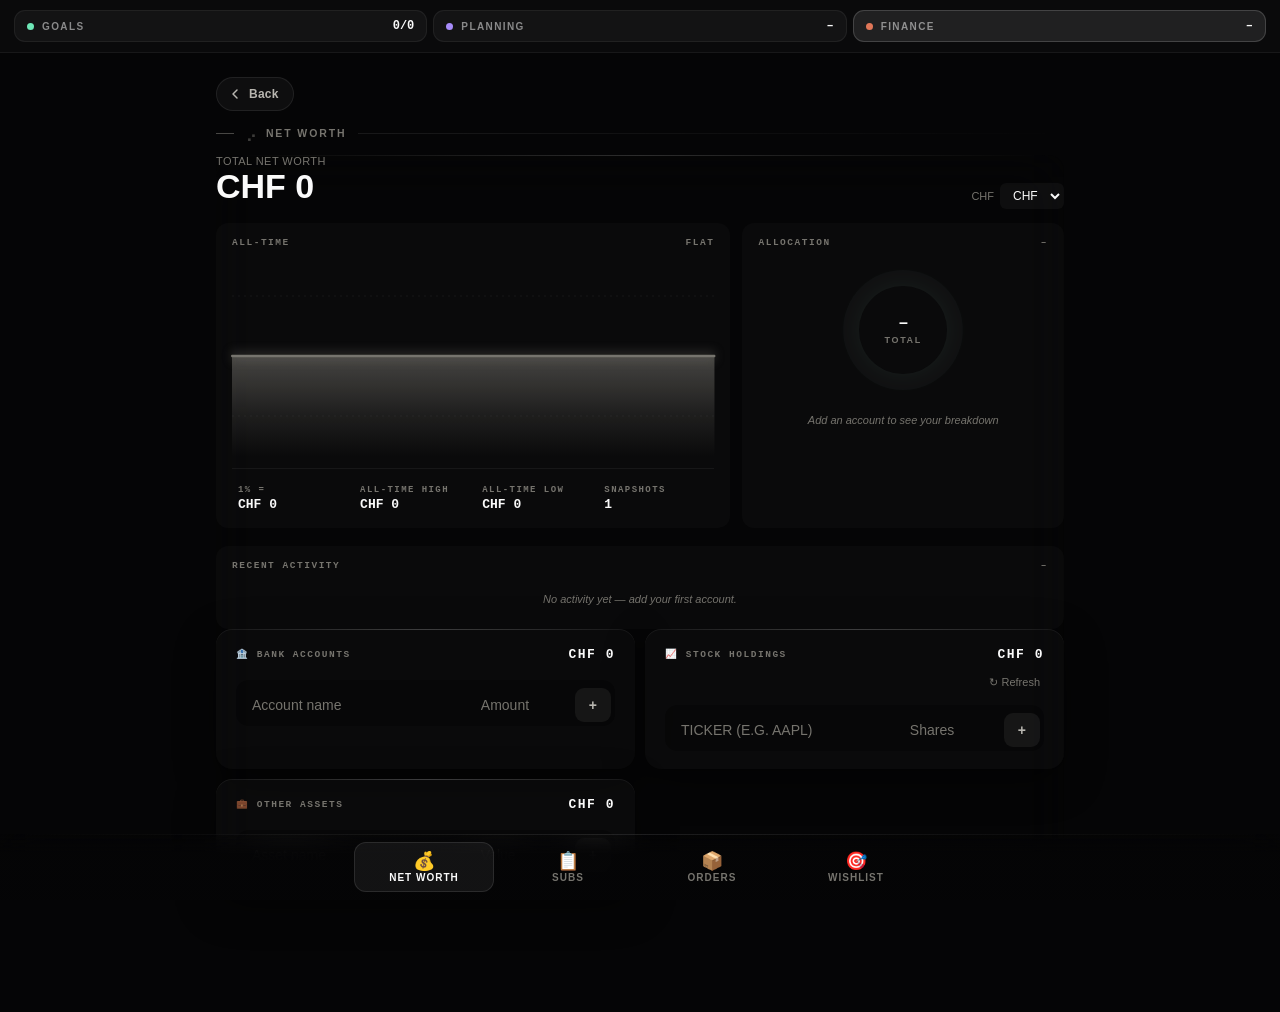
<file: finance.html>
<!DOCTYPE html>
<html lang="en">
<head>
<meta charset="UTF-8">
<meta name="viewport" content="width=device-width, initial-scale=1, maximum-scale=1, user-scalable=no, viewport-fit=cover">
<meta name="theme-color" content="#0a0a0b">
<meta name="apple-mobile-web-app-status-bar-style" content="black-translucent">
<title>Finances</title>
<link rel="stylesheet" href="finance.css">
<script src="topbar.js" defer></script>
</head>
<body>
<div class="shell">

<!-- ===== BACK BUTTON ===== -->
<a href="index.html" class="fin-back-btn" aria-label="Back to dashboard">
  <svg width="16" height="16" viewBox="0 0 24 24" fill="none" stroke="currentColor" stroke-width="2.2" stroke-linecap="round" stroke-linejoin="round"><polyline points="15 18 9 12 15 6"></polyline></svg>
  <span>Back</span>
</a>

<!-- ===== FINANCE TICKER (rotating subscription renewals) ===== -->
<div class="finance-ticker hidden" id="financeTicker">
  <span class="ticker-tag" id="tickerTag">RENEWS</span>
  <div class="ticker-stream" id="tickerStream"></div>
  <div class="ticker-dots" id="tickerDots"></div>
</div>

<!-- ===== NET WORTH ===== -->
<div class="section" data-section="net">
  <div class="section-title">
    <span class="section-title-text">NET WORTH</span>
  </div>
  <div class="card" style="background:transparent;border:none !important;box-shadow:none;padding:0;overflow:visible">
    <div style="display:flex;justify-content:space-between;align-items:flex-end;flex-wrap:wrap;gap:12px;margin-bottom:14px">
      <div>
        <div style="font-size:11px;color:var(--text-tertiary);text-transform:uppercase;letter-spacing:0.04em;font-weight:500">Total net worth</div>
        <div id="netWorthTotal" style="font-size:34px;font-weight:700;color:var(--text-primary);line-height:1.05;margin-top:2px">CHF 0</div>
        <div id="netWorthBreakdown" style="font-size:11px;color:var(--text-tertiary);margin-top:4px"></div>
      </div>
      <div style="display:flex;align-items:center;gap:6px">
        <span style="font-size:11px;color:var(--text-tertiary)">CHF</span>
        <select id="netWorthCurrency" style="background:var(--bg-card);color:var(--text-primary);border:1px solid var(--border);border-radius:6px;padding:4px 8px;font-size:12px;font-family:inherit;cursor:pointer">
          <option value="CHF">CHF</option>
          <option value="USD">USD</option>
          <option value="EUR">EUR</option>
          <option value="GBP">GBP</option>
        </select>
      </div>
    </div>

    <!-- Overview row: line chart + donut -->
    <div class="nw-overview-grid">
      <div class="nw-chart-wrap" id="nwChartWrap">
        <div class="nw-chart-head">
          <span class="nw-chart-label">All-time</span>
          <span class="nw-chart-delta" id="nwChartDelta">–</span>
        </div>
        <svg class="nw-chart-svg" id="nwChartSvg" viewBox="0 0 600 200" preserveAspectRatio="none" aria-hidden="true">
          <defs>
            <linearGradient id="nwChartGrad" x1="0" y1="0" x2="0" y2="1">
              <stop offset="0%"   stop-color="currentColor" stop-opacity="0.55"/>
              <stop offset="60%"  stop-color="currentColor" stop-opacity="0.18"/>
              <stop offset="100%" stop-color="currentColor" stop-opacity="0"/>
            </linearGradient>
          </defs>
          <line class="nw-chart-grid" x1="0" x2="600" y1="40"  y2="40"/>
          <line class="nw-chart-grid" x1="0" x2="600" y1="100" y2="100"/>
          <line class="nw-chart-grid" x1="0" x2="600" y1="160" y2="160"/>
          <path id="nwChartArea" fill="url(#nwChartGrad)" d=""/>
          <path id="nwChartLine" fill="none" stroke="currentColor" stroke-width="2.4"
                stroke-linejoin="round" stroke-linecap="round"
                style="filter: drop-shadow(0 0 6px currentColor)" d=""/>
        </svg>
        <div class="nw-chart-stats" id="nwChartStats">
          <div class="nw-stat"><div class="nw-stat-label">1% =</div><div class="nw-stat-val" id="nwStat1pct">–</div></div>
          <div class="nw-stat"><div class="nw-stat-label">All-time high</div><div class="nw-stat-val" id="nwStatHigh">–</div></div>
          <div class="nw-stat"><div class="nw-stat-label">All-time low</div><div class="nw-stat-val" id="nwStatLow">–</div></div>
          <div class="nw-stat"><div class="nw-stat-label">Snapshots</div><div class="nw-stat-val" id="nwStatCount">–</div></div>
        </div>
        <div class="nw-chart-empty" id="nwChartEmpty">Add or edit an asset to start tracking your net worth over time.</div>
      </div>

      <div class="nw-donut-wrap">
        <div class="nw-chart-head">
          <span class="nw-chart-label">Allocation</span>
          <span class="nw-chart-delta" id="nwDonutCount">–</span>
        </div>
        <div class="nw-donut-stage">
          <svg class="nw-donut-svg" id="nwDonutSvg" viewBox="0 0 140 140" aria-hidden="true"></svg>
          <div class="nw-donut-center">
            <div class="nw-donut-num" id="nwDonutTotal">–</div>
            <div class="nw-donut-sub">total</div>
          </div>
        </div>
        <div class="nw-donut-empty" id="nwDonutEmpty">Add an account to see your breakdown</div>
        <div class="nw-donut-legend" id="nwDonutLegend"></div>
      </div>
    </div>

    <!-- Activity log -->
    <div class="nw-activity" id="nwActivity">
      <div class="nw-activity-h">
        <span class="nw-chart-label">Recent activity</span>
        <span class="nw-chart-delta" id="nwActivityCount">–</span>
      </div>
      <div class="nw-activity-list" id="nwActivityList"></div>
      <div class="nw-activity-empty" id="nwActivityEmpty">No activity yet — add your first account.</div>
    </div>

    <div class="card-grid" style="gap:10px">
      <!-- Bank accounts -->
      <div class="card nw-subcard">
        <div class="label" style="display:flex;justify-content:space-between;align-items:center"><span>🏦 Bank accounts</span><span id="bankTotal" style="font-size:13px;color:var(--text-primary);font-weight:600">0</span></div>
        <div id="bankList" class="nw-list"></div>
        <div class="quick-add">
          <input type="text"   placeholder="Account name" id="bankName" />
          <input type="number" placeholder="Amount"       id="bankAmount" step="0.01" />
          <button class="quick-add-btn" id="bankAddBtn">+</button>
        </div>
      </div>
      <!-- Stock Holdings (live prices) -->
      <div class="card nw-subcard">
        <div class="label" style="display:flex;justify-content:space-between;align-items:center">
          <span>📈 Stock Holdings</span>
          <span id="stocksTotal" style="font-size:13px;color:var(--text-primary);font-weight:600">0</span>
        </div>
        <div id="stocksList" class="nw-list"></div>
        <div style="display:flex;align-items:center;justify-content:space-between;padding:2px 0;min-height:20px;margin-bottom:4px">
          <span id="stocksLastUpdated" style="font-size:10px;color:var(--text-tertiary)"></span>
          <button id="stocksRefreshBtn" style="background:none;border:none;color:var(--text-tertiary);font-size:11px;cursor:pointer;padding:2px 4px;font-family:inherit">↻ Refresh</button>
        </div>
        <div class="quick-add" style="flex-wrap:wrap">
          <input type="text"   placeholder="Ticker (e.g. AAPL)" id="stocksTicker" style="flex:0 0 110px;text-transform:uppercase" />
          <input type="number" placeholder="Shares"              id="stocksShares" step="0.001" />
          <button class="quick-add-btn" id="stocksAddBtn">+</button>
        </div>
      </div>
      <!-- Other assets -->
      <div class="card nw-subcard">
        <div class="label" style="display:flex;justify-content:space-between;align-items:center"><span>💼 Other assets</span><span id="otherTotal" style="font-size:13px;color:var(--text-primary);font-weight:600">0</span></div>
        <div id="otherList" class="nw-list"></div>
        <div class="quick-add">
          <input type="text"   placeholder="Asset name" id="otherName" />
          <input type="number" placeholder="Value"      id="otherAmount" step="0.01" />
          <button class="quick-add-btn" id="otherAddBtn">+</button>
        </div>
      </div>
    </div>
  </div>
</div>

<!-- ===== ACTIVE SUBSCRIPTIONS ===== -->
<div class="section" data-section="subs">
  <div class="section-title">
    <span class="section-title-text">ACTIVE SUBSCRIPTIONS</span>
  </div>
  <div class="card" style="background:linear-gradient(135deg, rgba(83,74,183,0.07), rgba(216,90,48,0.05));border:1px solid rgba(83,74,183,0.20)">
    <div style="display:flex;justify-content:space-between;align-items:flex-end;flex-wrap:wrap;gap:12px;margin-bottom:12px">
      <div>
        <div style="font-size:11px;color:var(--text-tertiary);text-transform:uppercase;letter-spacing:0.04em;font-weight:500">Monthly burn</div>
        <div id="subsTotal" style="font-size:28px;font-weight:700;color:var(--text-primary);line-height:1.1;margin-top:2px">CHF 0 <span style="font-size:13px;color:var(--text-tertiary);font-weight:500">/ mo</span></div>
        <div id="subsYearly" style="font-size:11px;color:var(--text-tertiary);margin-top:2px"></div>
      </div>
      <div id="subsCount" style="font-size:11px;color:var(--text-tertiary)"></div>
    </div>
    <div id="subsList"></div>
    <div class="empty-state" id="subsEmpty">No subscriptions yet</div>
    <div class="quick-add" style="flex-wrap:wrap;gap:6px">
      <input type="text"   placeholder="Service (e.g. Netflix)" id="subName"   style="flex:1.5;min-width:120px" />
      <input type="number" placeholder="Amount"                 id="subAmount" step="0.01" style="flex:1;max-width:100px" />
      <select id="subCurrency" style="padding:6px 10px;border:0.5px solid var(--border);border-radius:var(--radius-md);font-size:12px;font-family:inherit;background:var(--bg-card);color:var(--text-primary);max-width:90px">
        <option value="CHF">CHF</option>
        <option value="USD">USD</option>
        <option value="EUR">EUR</option>
        <option value="GBP">GBP</option>
      </select>
      <select id="subPeriod" style="padding:6px 10px;border:0.5px solid var(--border);border-radius:var(--radius-md);font-size:12px;font-family:inherit;background:var(--bg-card);color:var(--text-primary);max-width:100px">
        <option value="monthly">Monthly</option>
        <option value="yearly">Yearly</option>
        <option value="weekly">Weekly</option>
      </select>
      <label class="date-field" title="Next renewal date" style="min-width:150px"><span class="date-emoji" aria-hidden="true">📅</span><input type="date" id="subRenewal" /></label>
      <select id="subFromCat" title="Which net worth account to deduct from" style="padding:6px 10px;border:0.5px solid var(--border);border-radius:var(--radius-md);font-size:12px;font-family:inherit;background:var(--bg-card);color:var(--text-primary);min-width:130px">
        <option value="">No accounts yet</option>
      </select>
      <label class="sub-auto-toggle" title="Auto-deduct from the linked account on each renewal">
        <input type="checkbox" id="subAutoDeduct" />
        <span class="sub-auto-track"><span class="sub-auto-thumb"></span></span>
        <span class="sub-auto-label">Auto-deduct</span>
      </label>
      <button class="quick-add-btn" id="subAddBtn" onclick="window.__addSub && window.__addSub()">+ Add</button>
    </div>
  </div>
</div>

<!-- ===== INCOMING ORDERS ===== -->
<div class="section" data-section="incoming">
  <div class="section-title">
    <span class="section-title-text">INCOMING ORDERS</span>
  </div>
  <div class="card ord-add-card">
    <div class="ord-add-eyebrow">+ NEW ORDER</div>
    <div class="ord-add-grid">
      <input type="text"   id="ordName"     placeholder="Item (e.g. New iPhone)" class="ord-input ord-input-name">
      <input type="number" id="ordCost"     placeholder="Cost" step="0.01"        class="ord-input ord-input-cost">
      <select              id="ordCurrency"                                         class="ord-input ord-input-ccy">
        <option value="CHF">CHF</option>
        <option value="USD">USD</option>
        <option value="EUR">EUR</option>
        <option value="GBP">GBP</option>
      </select>
      <select id="ordFromCat" class="ord-input ord-input-from" title="Which net worth account this comes out of">
        <option value="">No accounts yet</option>
      </select>
      <label class="date-field ord-input-date" title="Expected arrival"><span class="date-emoji" aria-hidden="true">📅</span><input type="date" id="ordArrival" /></label>
      <button class="ord-add-btn" id="ordAddBtn" onclick="window.__addOrder && window.__addOrder()">+ Add Order</button>
    </div>
    <div class="ord-add-preview" id="ordAddPreview">Type a cost — preview will show what % of net worth it takes.</div>
  </div>
  <div class="ord-section-h">
    <span class="ord-section-label">ITEMS ON THE WAY</span>
    <span class="ord-section-count" id="ordCount">0 items</span>
  </div>
  <div id="ordList"></div>
  <div class="ord-empty-card" id="ordEmpty">
    <div class="ord-empty-icon">📦</div>
    <div class="ord-empty-title">Nothing on the way</div>
    <div class="ord-empty-sub">Log an order above. Pick the account it comes out of, the expected arrival date, and the dashboard will show what % of your net worth it costs.</div>
  </div>
</div>

<!-- ===== WISHLIST ===== -->
<div class="section" data-section="wish">
  <div class="section-title">
    <span class="section-title-text">WISHLIST</span>
  </div>
  <div class="card wish-hero">
    <div class="wish-hero-top">
      <div>
        <div class="wish-hero-eyebrow">WISHLIST TOTAL</div>
        <div class="wish-hero-num" id="wishTotal">CHF 0</div>
      </div>
      <div class="wish-hero-pct-wrap">
        <div class="wish-hero-pct-label">% OF NET WORTH</div>
        <div class="wish-hero-pct-num" id="wishPctOfNwHero">–</div>
      </div>
    </div>
    <div class="wish-hero-bar">
      <div class="wish-hero-bar-fill" id="wishHeroFill" style="width:0%"></div>
    </div>
    <div class="wish-hero-foot" id="wishPctOfNw">Add net worth first to see this as a %</div>
  </div>
  <div class="card wish-add-card">
    <div class="wish-add-eyebrow">+ ADD AN ITEM</div>
    <div class="wish-add-row">
      <input type="text"   id="wishName"   placeholder="Item name (e.g. New iPhone Pro Max)" class="wish-input wish-input-name">
      <input type="number" id="wishAmount" placeholder="Cost" step="0.01"                     class="wish-input wish-input-amt">
      <select id="wishCurrency" class="wish-input wish-input-ccy">
        <option value="CHF">CHF</option>
        <option value="USD">USD</option>
        <option value="EUR">EUR</option>
        <option value="GBP">GBP</option>
      </select>
      <button class="wish-add-btn" id="wishAddBtn" onclick="window.__addWish && window.__addWish()">+ Add</button>
    </div>
  </div>
  <div class="wish-section-h">
    <span class="wish-section-label">YOUR WISHES</span>
    <span class="wish-section-count" id="wishCount">0 items</span>
  </div>
  <div id="wishList"></div>
  <div class="wish-empty-card" id="wishEmpty">
    <div class="wish-empty-icon">🎯</div>
    <div class="wish-empty-title">No wishes yet</div>
    <div class="wish-empty-sub">Add anything you're saving for — the dashboard will calculate what % of your net worth it'd cost.</div>
  </div>
</div>

</div><!-- /.shell -->

<!-- ===== BOTTOM TAB BAR ===== -->
<nav class="bottom-tabs" id="bottomTabs" aria-label="Sections">
  <button class="bot-tab active" data-tab="net">
    <span class="bot-tab-icon">💰</span>
    <span class="bot-tab-label">Net Worth</span>
  </button>
  <button class="bot-tab" data-tab="subs">
    <span class="bot-tab-icon">📋</span>
    <span class="bot-tab-label">Subs</span>
  </button>
  <button class="bot-tab" data-tab="incoming">
    <span class="bot-tab-icon">📦</span>
    <span class="bot-tab-label">Orders</span>
  </button>
  <button class="bot-tab" data-tab="wish">
    <span class="bot-tab-icon">🎯</span>
    <span class="bot-tab-label">Wishlist</span>
  </button>
</nav>

<script src="finance-data.js"></script>
<script src="finance-components.js"></script>
<script src="finance.js"></script>
</body>
</html>
</file>
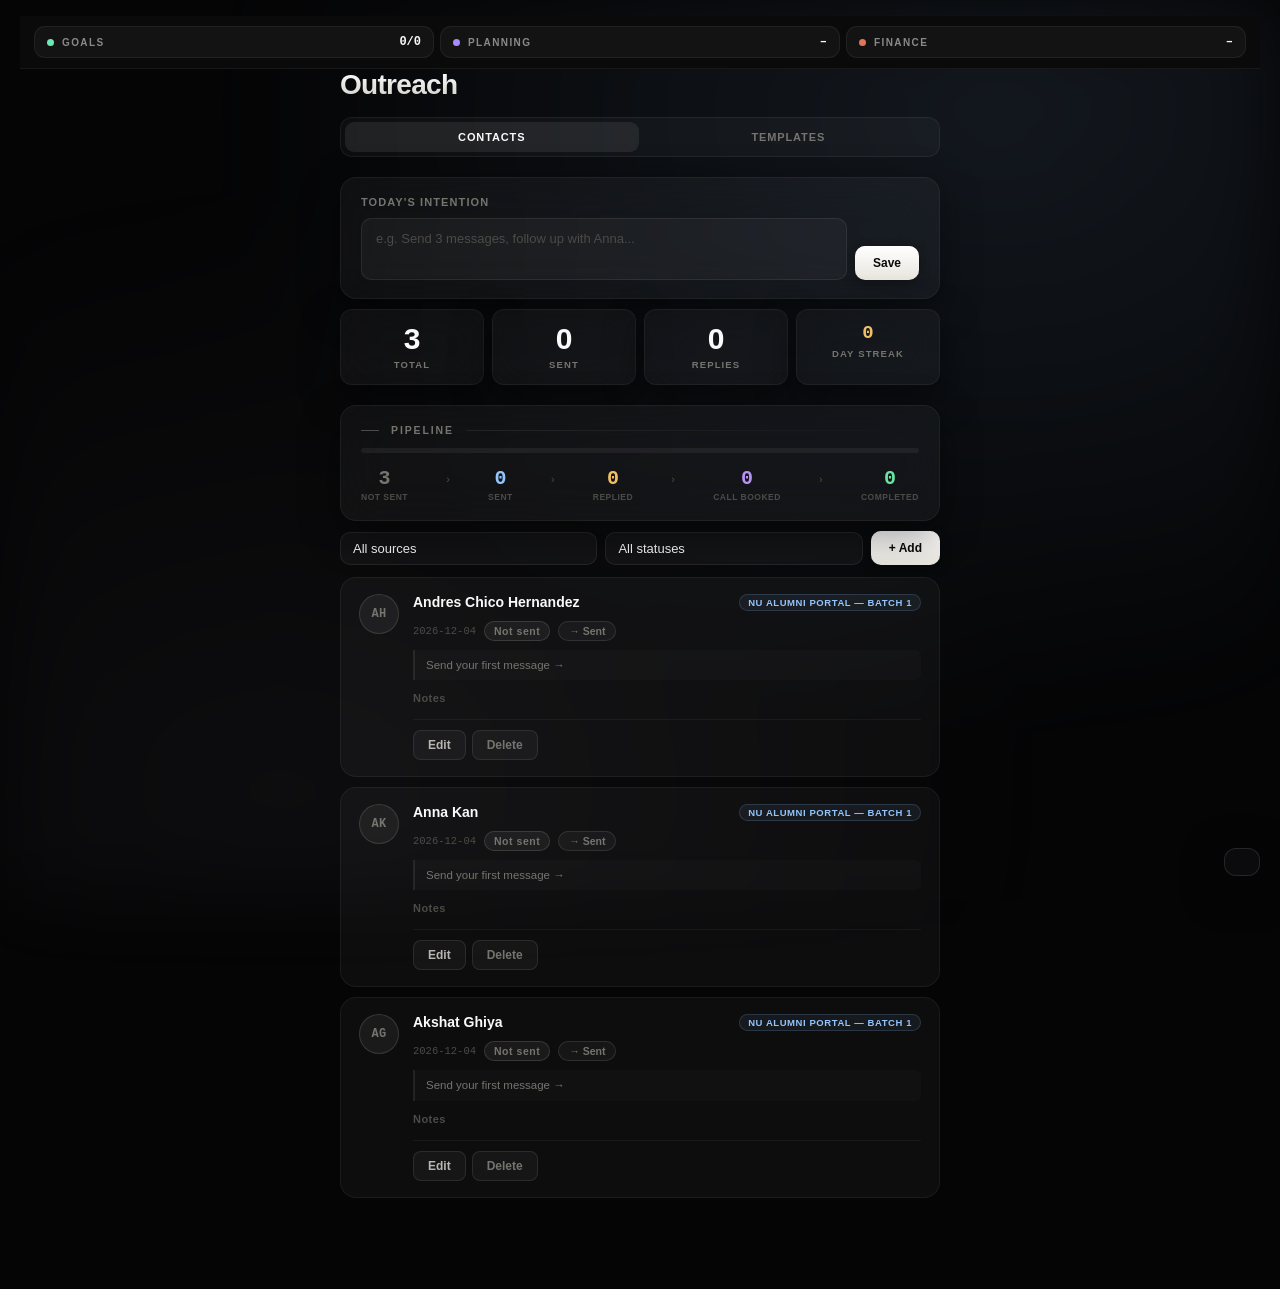
<file: outreach.html>
<!DOCTYPE html>
<html lang="en">
<head>
  <meta charset="UTF-8" />
  <meta name="viewport" content="width=device-width, initial-scale=1.0, viewport-fit=cover" />
  <title>Outreach — Dashboard</title>
  <link rel="manifest" href="manifest.json" />
  <link rel="stylesheet" href="outreach.css" />
</head>
<body>
  <script src="topbar.js" defer></script>

  <div class="page-inner">
    <h1 class="dash-title">Outreach</h1>

    <!-- Tabs -->
    <div class="or-tabs">
      <button class="or-tab active" data-tab="contacts">Contacts</button>
      <button class="or-tab" data-tab="templates">Templates</button>
    </div>

    <!-- ── Contacts pane ── -->
    <div class="or-tab-pane" id="pane-contacts">

      <!-- Intention card -->
      <div class="card">
        <p style="font-size:11px;font-weight:700;letter-spacing:0.10em;text-transform:uppercase;color:var(--text-tertiary);margin-bottom:10px">Today's intention</p>
        <div class="or-intention-row">
          <textarea class="or-input or-textarea" id="intentionText"
            placeholder="e.g. Send 3 messages, follow up with Anna..."
            rows="2" style="flex:1;resize:none"></textarea>
          <button class="btn-add" id="intentionSaveBtn" style="align-self:flex-end">Save</button>
        </div>
      </div>

      <!-- Metrics -->
      <div class="or-metrics">
        <div class="card or-metric-card">
          <div class="or-metric-num" id="metricTotal">0</div>
          <div class="or-metric-label">Total</div>
        </div>
        <div class="card or-metric-card">
          <div class="or-metric-num" id="metricSent">0</div>
          <div class="or-metric-label">Sent</div>
        </div>
        <div class="card or-metric-card">
          <div class="or-metric-num" id="metricReplies">0</div>
          <div class="or-metric-label">Replies</div>
        </div>
        <div class="card or-metric-card or-metric-streak">
          <div class="or-metric-num" id="metricStreak">0</div>
          <div class="or-metric-label">Day streak</div>
        </div>
      </div>

      <!-- Pipeline -->
      <div class="card">
        <div class="section-title">Pipeline</div>
        <div class="or-pipeline-bar">
          <div class="or-pipeline-fill" id="pipelineFill" style="width:0%"></div>
        </div>
        <div class="or-pipeline-stages" id="pipelineStages"></div>
      </div>

      <!-- Filter row -->
      <div class="or-filter-row">
        <select class="or-input or-select" id="filterSource" style="flex:1;min-width:100px"></select>
        <select class="or-input or-select" id="filterStatus" style="flex:1;min-width:100px">
          <option value="">All statuses</option>
          <option value="not-sent">Not sent</option>
          <option value="sent">Sent</option>
          <option value="replied">Replied</option>
          <option value="call-booked">Call booked</option>
          <option value="completed">Completed</option>
        </select>
        <button class="btn-add" id="addContactBtn">+ Add</button>
      </div>

      <div id="contactList"></div>
    </div>

    <!-- ── Templates pane ── -->
    <div class="or-tab-pane" id="pane-templates" hidden>
      <div style="display:flex;justify-content:flex-end;margin-bottom:14px">
        <button class="btn-add" id="addTemplateBtn">+ Add template</button>
      </div>
      <div id="templateList"></div>
    </div>
  </div><!-- /page-inner -->

  <!-- ── Contact modal ── -->
  <div class="modal-bg" id="contactModal">
    <div class="modal">
      <div class="modal-header">
        <span class="modal-title" id="contactModalTitle">Add Contact</span>
        <button class="modal-close" data-modal="contactModal">×</button>
      </div>
      <div class="modal-body">
        <div class="modal-field">
          <label class="modal-label">Name</label>
          <input type="text" class="or-input" id="cName" placeholder="Full name" autocomplete="off" />
        </div>
        <div class="modal-field">
          <label class="modal-label">Company</label>
          <input type="text" class="or-input" id="cCompany" placeholder="Company or org" autocomplete="off" />
        </div>
        <div class="modal-field">
          <label class="modal-label">Source</label>
          <input type="text" class="or-input" id="cSource" placeholder="e.g. NU Alumni Portal" autocomplete="off" />
        </div>
        <div class="modal-field">
          <label class="modal-label">Background</label>
          <textarea class="or-input or-textarea" id="cBackground" placeholder="Context, how you found them..." rows="3"></textarea>
        </div>
        <div class="modal-field">
          <label class="modal-label">Date</label>
          <input type="date" class="or-input" id="cDate" />
        </div>
        <div class="modal-field">
          <label class="modal-label">Status</label>
          <select class="or-input or-select" id="cStatus" style="width:100%">
            <option value="not-sent">Not sent</option>
            <option value="sent">Sent</option>
            <option value="replied">Replied</option>
            <option value="call-booked">Call booked</option>
            <option value="completed">Completed</option>
          </select>
        </div>
        <div class="modal-field">
          <label class="modal-label">Notes</label>
          <textarea class="or-input or-textarea" id="cNotes" placeholder="Any notes..." rows="3"></textarea>
        </div>
      </div>
      <div class="modal-footer">
        <button class="or-btn-ghost" data-modal="contactModal">Cancel</button>
        <button class="btn-add" id="contactModalSave">Save</button>
      </div>
    </div>
  </div>

  <!-- ── Template modal ── -->
  <div class="modal-bg" id="templateModal">
    <div class="modal">
      <div class="modal-header">
        <span class="modal-title" id="templateModalTitle">Add Template</span>
        <button class="modal-close" data-modal="templateModal">×</button>
      </div>
      <div class="modal-body">
        <div class="modal-field">
          <label class="modal-label">Template name</label>
          <input type="text" class="or-input" id="tName" placeholder="e.g. NU Alumni — Standard outreach" />
        </div>
        <div class="modal-field">
          <label class="modal-label">Context</label>
          <input type="text" class="or-input" id="tContext" placeholder="e.g. NU Alumni Portal" />
        </div>
        <div class="modal-field">
          <label class="modal-label">Subject</label>
          <input type="text" class="or-input" id="tSubject" placeholder="Email subject line" />
        </div>
        <div class="modal-field">
          <label class="modal-label">Body</label>
          <textarea class="or-input or-textarea" id="tBody"
            placeholder="Use [NAME] and [HOOK] as placeholders..." rows="9"></textarea>
        </div>
        <div class="modal-field">
          <label class="modal-label">Notes</label>
          <textarea class="or-input or-textarea" id="tNotes" placeholder="When to use this..." rows="2"></textarea>
        </div>
      </div>
      <div class="modal-footer">
        <button class="or-btn-ghost" data-modal="templateModal">Cancel</button>
        <button class="btn-add" id="templateModalSave">Save</button>
      </div>
    </div>
  </div>

  <!-- Toast -->
  <div class="or-toast" id="orToast"></div>

  <script src="outreach.js"></script>
</body>
</html>
</file>
<file: finance.css>
:root {
  --bg: #0A0A0B;
  --bg-deep: #050506;
  --bg-card: rgba(255, 255, 255, 0.04);
  --bg-secondary: rgba(255, 255, 255, 0.035);
  --glass-bg: rgba(255, 255, 255, 0.04);
  --glass-border: transparent;
  --glass-border-strong: transparent;
  --glass-shadow:
    0 1px 0 0 rgba(255, 255, 255, 0.06) inset,
    0 12px 40px rgba(0, 0, 0, 0.45),
    0 1px 2px rgba(0, 0, 0, 0.25);
  --text-primary: #FAFAFA;
  --text-secondary: #B8B6B0;
  --text-tertiary: #76746E;
  --text-quaternary: #4D4B47;
  --border: transparent;
  --border-soft: transparent;
  --accent: #E07658;
  --success: #6BE3A4;
  --warning: #F2C063;
  --danger: #FF6B6B;
  --radius-sm: 8px;
  --radius-md: 12px;
  --radius-lg: 16px;
  --font: -apple-system, BlinkMacSystemFont, "Inter", "Segoe UI", Roboto, Helvetica, Arial, sans-serif;
  --font-mono: ui-monospace, "SF Mono", Menlo, Consolas, monospace;
  color-scheme: dark;
}

* { box-sizing: border-box; margin: 0; padding: 0; }

html, body {
  background: var(--bg-deep);
  color: var(--text-primary);
  font-family: var(--font);
  -webkit-font-smoothing: antialiased;
  min-height: 100%;
}

body::before {
  content: '';
  position: fixed;
  inset: -10%;
  z-index: -2;
  background:
    radial-gradient(60% 45% at 82% 14%, rgba(224, 118, 88, 0.16) 0%, transparent 55%),
    radial-gradient(55% 45% at 18% 90%, rgba(180, 180, 200, 0.06) 0%, transparent 55%),
    linear-gradient(180deg, #0A0A0B 0%, #050506 100%);
  filter: blur(40px) saturate(1.05);
  pointer-events: none;
}
body::after {
  content: '';
  position: fixed;
  inset: 0;
  z-index: -1;
  background-image: radial-gradient(rgba(255,255,255,0.014) 1px, transparent 1px);
  background-size: 3px 3px;
  opacity: 0.7;
  pointer-events: none;
}

.shell {
  max-width: 880px;
  margin: 0 auto;
  padding: 24px 16px 100px;
}

/* ===== Back to dashboard ===== */
.fin-back-btn {
  display: inline-flex;
  align-items: center;
  gap: 6px;
  padding: 8px 14px 8px 10px;
  margin: 0 0 14px;
  background: rgba(255,255,255,0.04);
  border: 1px solid rgba(255,255,255,0.08);
  border-radius: 999px;
  color: var(--text-secondary);
  font-family: var(--font);
  font-size: 12px;
  font-weight: 600;
  letter-spacing: 0.02em;
  text-decoration: none;
  -webkit-tap-highlight-color: transparent;
  transition: background 0.15s ease, color 0.15s ease;
}
.fin-back-btn:hover, .fin-back-btn:active {
  background: rgba(255,255,255,0.07);
  color: var(--text-primary);
}
.fin-back-btn svg { display: block; }

/* ===== Bottom tab bar ===== */
.bottom-tabs {
  position: fixed;
  bottom: 0; left: 0; right: 0;
  z-index: 100;
  display: flex;
  justify-content: center;
  gap: 4px;
  padding: 8px max(12px, env(safe-area-inset-left)) calc(8px + env(safe-area-inset-bottom)) max(12px, env(safe-area-inset-right));
  background: linear-gradient(180deg, transparent, rgba(5,5,6,0.92) 30%);
  backdrop-filter: blur(20px);
  -webkit-backdrop-filter: blur(20px);
}
.bottom-tabs::before {
  content: '';
  position: absolute;
  top: 0; left: 12px; right: 12px;
  height: 1px;
  background: linear-gradient(90deg, transparent, rgba(255,255,255,0.10), transparent);
  pointer-events: none;
}
.bot-tab {
  flex: 1; max-width: 140px;
  display: flex; flex-direction: column; align-items: center; gap: 2px;
  background: transparent;
  border: 1px solid transparent;
  color: var(--text-tertiary);
  padding: 9px 14px 8px;
  border-radius: 12px;
  font-family: inherit;
  cursor: pointer;
  -webkit-tap-highlight-color: transparent;
  transition: background 0.15s, color 0.15s, border-color 0.15s;
}
.bot-tab:hover { color: var(--text-secondary); background: rgba(255,255,255,0.025); }
.bot-tab.active {
  color: var(--text-primary);
  background: rgba(255,255,255,0.06);
  border-color: rgba(255,255,255,0.10);
}
.bot-tab-icon { font-size: 18px; line-height: 1; }
.bot-tab-label {
  font-size: 10px; font-weight: 700;
  letter-spacing: 0.10em;
  text-transform: uppercase;
}

.section[hidden] { display: none !important; }

html, body { scrollbar-width: none; -ms-overflow-style: none; }
*::-webkit-scrollbar { width: 0 !important; height: 0 !important; display: none !important; }

.section { margin-bottom: 18px; }
.section-title {
  font-size: 10.5px;
  font-weight: 700;
  letter-spacing: 0.18em;
  text-transform: uppercase;
  color: var(--text-tertiary);
  margin-bottom: 14px;
  display: flex;
  align-items: center;
  gap: 12px;
}
.section-title::before {
  content: '';
  width: 18px;
  height: 1px;
  background: var(--text-tertiary);
  opacity: 0.6;
}
.section-title-text { display: inline-flex; align-items: center; gap: 8px; }
.section-title-text::before {
  content: '⡠';
  font-size: 14px;
  color: var(--text-tertiary);
  opacity: 0.5;
}
.section-reorder { display: inline-flex; gap: 6px; opacity: 0.5; }
.section-reorder button {
  background: transparent;
  border: none;
  color: var(--text-tertiary);
  cursor: pointer;
  font-size: 12px;
  padding: 0 4px;
  font-family: inherit;
  -webkit-tap-highlight-color: transparent;
}
.section-reorder button:hover { color: var(--text-primary); }
.section-title::after {
  content: '';
  flex: 1;
  height: 1px;
  background: linear-gradient(90deg, rgba(255,255,255,0.08), transparent);
}

.card {
  background: var(--glass-bg);
  border: 1px solid var(--glass-border);
  border-radius: var(--radius-lg);
  padding: 18px 20px;
  margin-bottom: 10px;
  backdrop-filter: blur(24px) saturate(1.2);
  -webkit-backdrop-filter: blur(24px) saturate(1.2);
  box-shadow: var(--glass-shadow);
  position: relative;
  overflow: hidden;
}
.card::before {
  content: '';
  position: absolute;
  top: 0; left: 14px; right: 14px;
  height: 1px;
  background: linear-gradient(90deg, transparent, rgba(255,255,255,0.16), transparent);
  pointer-events: none;
}
.card-grid {
  display: grid;
  grid-template-columns: repeat(auto-fit, minmax(220px, 1fr));
  gap: 10px;
}

.tag {
  display: inline-flex;
  align-items: center;
  gap: 5px;
  font-size: 10.5px;
  padding: 3px 9px 3px 8px;
  border-radius: 999px;
  margin: 2px;
  font-weight: 700;
  letter-spacing: 0.04em;
  border: none;
  background: rgba(255, 255, 255, 0.05);
  color: var(--text-secondary);
  font-family: var(--font-mono);
  text-transform: uppercase;
}
.tag::before {
  content: '';
  width: 5px; height: 5px;
  border-radius: 50%;
  flex-shrink: 0;
  background: rgba(255,255,255,0.30);
}
.tag-green::before { background: #6BE3A4; box-shadow: 0 0 6px rgba(107,227,164,0.55); }
.tag-green { background: rgba(107, 227, 164, 0.10); color: #8EE9B7; }
.pill-group { display: flex; flex-wrap: wrap; gap: 4px; margin-bottom: 10px; }

.empty-state {
  font-size: 11px;
  font-weight: 700;
  letter-spacing: 0.10em;
  text-transform: uppercase;
  color: var(--text-tertiary);
  text-align: center;
  padding: 16px 0;
  font-family: var(--font-mono);
  display: flex;
  align-items: center;
  justify-content: center;
  gap: 8px;
}
.empty-state::before {
  content: '';
  width: 5px; height: 5px;
  border-radius: 50%;
  background: var(--text-quaternary);
  flex-shrink: 0;
}

.quick-add {
  display: flex;
  gap: 6px;
  align-items: stretch;
  margin-top: 10px;
  padding: 4px;
  background: rgba(0, 0, 0, 0.30);
  border-radius: 12px;
  border: none;
}
.quick-add input,
.quick-add input[type="text"],
.quick-add input[type="number"],
.quick-add input[type="date"],
.quick-add select {
  flex: 1;
  min-width: 0;
  background: transparent;
  border: none;
  outline: none;
  color: var(--text-primary);
  padding: 9px 12px;
  font-family: inherit;
  font-size: 14px;
}
.quick-add input::placeholder { color: var(--text-tertiary); }
.quick-add-btn {
  padding: 0 14px;
  background: rgba(255,255,255,0.06);
  border: none;
  color: var(--text-secondary);
  border-radius: 9px;
  font-family: inherit;
  font-size: 14px;
  font-weight: 700;
  cursor: pointer;
  white-space: nowrap;
}
.quick-add-btn:hover { background: rgba(255,255,255,0.12); color: var(--text-primary); }
.quick-add-btn:active { transform: scale(0.96); }

.custom-item {
  display: flex;
  align-items: center;
  gap: 10px;
  padding: 9px 12px;
  background: rgba(255,255,255,0.025);
  border: none;
  border-radius: 10px;
  margin-bottom: 5px;
  font-size: 13px;
  color: var(--text-primary);
}
.custom-item:hover { background: rgba(255,255,255,0.05); }
.custom-item .item-dot {
  width: 5px; height: 5px;
  border-radius: 50%;
  background: rgba(255,255,255,0.30);
  flex-shrink: 0;
}
.custom-item span { flex: 1; word-break: break-word; }
.custom-item .delete-x {
  background: transparent;
  border: none;
  color: var(--text-tertiary);
  cursor: pointer;
  font-size: 16px;
  padding: 2px 6px;
  border-radius: 6px;
  opacity: 0.5;
}
.custom-item:hover .delete-x { opacity: 1; }
.custom-item .delete-x:hover { color: #FF8A8A; background: rgba(255,138,138,0.10); }

.label {
  font-size: 9.5px;
  color: var(--text-tertiary);
  margin-bottom: 10px;
  font-weight: 800;
  text-transform: uppercase;
  letter-spacing: 0.16em;
  font-family: var(--font-mono);
}

/* ===== Net Worth ===== */
.nw-list { font-size: 13px; }
.nw-row {
  display: flex; justify-content: space-between; align-items: center;
  padding: 5px 0; gap: 8px; min-width: 0;
}
.nw-name {
  color: var(--text-primary); flex: 1 1 auto; min-width: 0;
  overflow: hidden; text-overflow: ellipsis; white-space: nowrap;
}
.nw-amt {
  font-weight: 600; color: var(--text-primary); flex-shrink: 0;
  font-variant-numeric: tabular-nums; font-family: var(--font-mono);
  font-size: 12px; white-space: nowrap;
}
.nw-name-edit, .nw-amt-edit {
  cursor: pointer; border-radius: 4px;
  padding: 2px 4px; margin: -2px -4px;
}
.nw-name-edit:hover, .nw-amt-edit:hover { background: rgba(255, 255, 255, 0.06); }
.nw-del {
  background: none; border: none;
  color: var(--text-tertiary); cursor: pointer;
  font-size: 14px; padding: 0 4px; line-height: 1;
  flex-shrink: 0;
}
.nw-del:hover { color: var(--danger); }

.nw-subcard {
  background: rgba(255,255,255,0.025) !important;
  border: none;
  margin-bottom: 0;
  min-width: 0;
  display: flex;
  flex-direction: column;
}
.nw-subcard .quick-add {
  border-top: none !important;
  display: grid;
  grid-template-columns: 1fr 100px auto;
  gap: 6px;
  align-items: stretch;
  margin-top: 8px;
  padding-top: 8px;
}
.nw-subcard .quick-add input {
  min-width: 0; width: 100%; max-width: none !important;
}
#netWorthTotal + * + .card-grid,
.section .card .card-grid {
  display: grid;
  grid-template-columns: repeat(2, minmax(0, 1fr));
  gap: 10px;
}
@media (max-width: 720px) {
  .section .card .card-grid { grid-template-columns: 1fr; }
}

.nw-chart-wrap {
  margin: 14px 0 18px;
  padding: 14px 16px 12px;
  background: rgba(255, 255, 255, 0.025);
  border: none;
  border-radius: 12px;
  position: relative;
  overflow: hidden;
}
.nw-chart-head {
  display: flex;
  justify-content: space-between;
  align-items: center;
  margin-bottom: 8px;
  font-size: 9.5px;
  font-weight: 800;
  letter-spacing: 0.16em;
  text-transform: uppercase;
  font-family: var(--font-mono);
}
.nw-chart-label { color: var(--text-tertiary); }
.nw-chart-delta { font-variant-numeric: tabular-nums; color: var(--text-tertiary); }
.nw-chart-delta.up   { color: #6BE3A4; }
.nw-chart-delta.down { color: #FF8A8A; }
.nw-chart-svg {
  display: block;
  width: 100%;
  height: 200px;
  color: var(--text-tertiary);
  overflow: visible;
  transition: color 0.4s ease;
}
.nw-chart-grid {
  stroke: rgba(255,255,255,0.05);
  stroke-width: 1;
  stroke-dasharray: 2 4;
  vector-effect: non-scaling-stroke;
}
.nw-chart-empty {
  position: absolute;
  inset: 28px 16px 12px;
  font-size: 11px;
  color: var(--text-tertiary);
  text-align: center;
  font-style: italic;
  display: flex;
  align-items: center;
  justify-content: center;
  pointer-events: none;
}
.nw-chart-wrap.has-data .nw-chart-empty { display: none; }

.nw-chart-stats {
  display: grid;
  grid-template-columns: repeat(4, 1fr);
  gap: 6px;
  margin-top: 12px;
  padding-top: 12px;
  border-top: 1px solid rgba(255,255,255,0.05);
}
@media (max-width: 720px) {
  .nw-chart-stats { grid-template-columns: repeat(2, 1fr); }
}
.nw-stat {
  display: flex; flex-direction: column; gap: 2px;
  padding: 4px 6px;
}
.nw-stat-label {
  font-size: 9px; letter-spacing: 0.16em; font-weight: 800;
  text-transform: uppercase; color: var(--text-tertiary);
  font-family: var(--font-mono);
}
.nw-stat-val {
  font-size: 13px; font-weight: 700;
  color: var(--text-primary);
  font-variant-numeric: tabular-nums;
  font-family: var(--font-mono);
  white-space: nowrap;
  overflow: hidden;
  text-overflow: ellipsis;
}

.nw-overview-grid {
  display: grid;
  grid-template-columns: 1.6fr 1fr;
  gap: 12px;
  margin: 14px 0 18px;
  align-items: stretch;
}
@media (max-width: 720px) {
  .nw-overview-grid { grid-template-columns: 1fr; }
}
.nw-overview-grid .nw-chart-wrap { margin: 0; }
.nw-donut-wrap {
  position: relative;
  padding: 14px 16px 12px;
  background: rgba(255, 255, 255, 0.025);
  border-radius: 12px;
  display: flex;
  flex-direction: column;
}
.nw-donut-stage {
  position: relative;
  width: 140px;
  height: 140px;
  margin: 4px auto 6px;
}
.nw-donut-svg {
  width: 140px; height: 140px;
  transform: rotate(-90deg);
  display: block;
}
.nw-donut-svg path {
  transition: opacity 0.18s, filter 0.25s;
}
.nw-donut-stage::after {
  content: '';
  position: absolute;
  inset: 18px;
  border-radius: 50%;
  background: radial-gradient(circle at center,
    rgba(110,231,183,0.18) 0%,
    rgba(110,231,183,0.08) 40%,
    transparent 70%);
  filter: blur(10px);
  pointer-events: none;
  z-index: -1;
}
.nw-donut-svg:hover path { opacity: 0.5; }
.nw-donut-svg path:hover { opacity: 1; }
.nw-donut-center {
  position: absolute; inset: 0;
  display: flex; flex-direction: column;
  align-items: center; justify-content: center;
  pointer-events: none;
  text-align: center;
}
.nw-donut-num {
  font-size: 16px; font-weight: 700;
  font-variant-numeric: tabular-nums;
  letter-spacing: -0.015em;
  color: var(--text-primary);
  line-height: 1;
}
.nw-donut-sub {
  font-size: 9px; letter-spacing: 0.18em; font-weight: 700;
  text-transform: uppercase; color: var(--text-tertiary);
  margin-top: 4px;
}
.nw-donut-empty {
  text-align: center;
  font-size: 11px; color: var(--text-tertiary);
  padding: 8px 0;
  font-style: italic;
}
.nw-donut-empty.hidden { display: none; }
.nw-donut-legend {
  margin-top: 8px;
  display: flex; flex-direction: column; gap: 4px;
}
.nw-leg {
  display: grid; grid-template-columns: 8px 1fr auto;
  gap: 8px; align-items: center;
  font-size: 11px;
  padding: 4px 6px;
  border-radius: 6px;
  font-variant-numeric: tabular-nums;
}
.nw-leg-dot {
  width: 8px; height: 8px; border-radius: 50%;
  box-shadow: 0 0 6px currentColor;
}
.nw-leg-name { color: var(--text-secondary); }
.nw-leg-pct {
  color: var(--text-primary); font-weight: 700;
  font-family: var(--font-mono);
  font-size: 10.5px;
}

/* ===== Activity log ===== */
.nw-activity {
  margin-top: 14px;
  padding: 14px 16px 12px;
  background: rgba(255, 255, 255, 0.025);
  border-radius: 12px;
}
.nw-activity-h {
  display: flex;
  justify-content: space-between;
  align-items: center;
  margin-bottom: 10px;
  font-size: 9.5px;
  font-weight: 800;
  letter-spacing: 0.16em;
  text-transform: uppercase;
  font-family: var(--font-mono);
}
.nw-activity-list {
  display: flex; flex-direction: column; gap: 6px;
  max-height: 156px;
  overflow-y: auto;
  scrollbar-width: thin;
}
.nw-activity-list::-webkit-scrollbar { width: 4px !important; display: block !important; }
.nw-activity-list::-webkit-scrollbar-thumb { background: rgba(255,255,255,0.10); border-radius: 2px; }
.nw-activity-list::-webkit-scrollbar-track { background: transparent; }
.nw-activity-row {
  display: grid; grid-template-columns: 4px 1fr auto auto;
  gap: 10px; align-items: center;
  padding: 8px 12px;
  background: rgba(255,255,255,0.025);
  border-radius: 8px;
  font-size: 12.5px;
  transition: background 0.15s;
}
.nw-activity-row:hover { background: rgba(255,255,255,0.05); }
.nw-activity-bar {
  width: 4px; height: 24px; border-radius: 2px;
  flex-shrink: 0;
  box-shadow: 0 0 6px currentColor;
}
.nw-activity-info {
  min-width: 0;
  display: flex; flex-direction: column; gap: 1px;
}
.nw-activity-name {
  color: var(--text-primary); font-weight: 600;
  white-space: nowrap; overflow: hidden; text-overflow: ellipsis;
  font-size: 13px;
}
.nw-activity-meta {
  font-size: 10.5px; color: var(--text-tertiary);
  font-family: var(--font-mono);
  letter-spacing: 0.04em;
  text-transform: uppercase;
}
.nw-activity-amt {
  font-size: 13px; font-weight: 700;
  font-variant-numeric: tabular-nums;
  font-family: var(--font-mono);
  white-space: nowrap;
}
.nw-activity-amt.up   { color: #6BE3A4; }
.nw-activity-amt.down { color: #FF8A8A; }
.nw-activity-date {
  font-size: 10.5px; color: var(--text-tertiary);
  font-family: var(--font-mono);
  white-space: nowrap;
  font-variant-numeric: tabular-nums;
}
.nw-activity-empty {
  text-align: center; padding: 12px 0;
  color: var(--text-tertiary); font-size: 11px;
  font-style: italic;
}
.nw-activity-empty.hidden { display: none; }
.nw-activity-list.hidden { display: none; }

/* ===== Orders ===== */
.ord-add-card {
  background: rgba(255,255,255,0.025) !important;
  border: 1px solid rgba(255,255,255,0.05) !important;
}
.ord-add-eyebrow {
  font-size: 10px; letter-spacing: 0.18em; font-weight: 800;
  text-transform: uppercase; color: var(--text-tertiary);
  font-family: var(--font-mono);
  margin-bottom: 10px;
}
.ord-add-grid {
  display: grid;
  grid-template-columns: 1.6fr 1fr 0.8fr 1.1fr 1.1fr auto;
  gap: 6px; align-items: stretch;
  padding: 4px;
  background: rgba(0, 0, 0, 0.30);
  border-radius: 12px;
}
@media (max-width: 720px) {
  .ord-add-grid { grid-template-columns: 1fr 1fr; }
  .ord-add-grid .ord-input-name { grid-column: 1 / -1; }
  .ord-add-grid .ord-add-btn    { grid-column: 1 / -1; }
}
.ord-input {
  background: transparent; border: none; outline: none;
  color: var(--text-primary);
  font-family: inherit; font-size: 13px;
  padding: 9px 10px;
  min-width: 0;
  -moz-appearance: textfield;
}
.ord-input::-webkit-outer-spin-button,
.ord-input::-webkit-inner-spin-button { -webkit-appearance: none; margin: 0; }
.ord-input::placeholder { color: var(--text-tertiary); }
.ord-input-cost { text-align: right; font-variant-numeric: tabular-nums; font-weight: 600; }
.ord-input-ccy, .ord-input-from {
  background: rgba(255,255,255,0.04);
  border-radius: 8px;
  cursor: pointer; font-weight: 600;
  appearance: none; -webkit-appearance: none;
  text-align: center;
}
.ord-input-from { font-size: 12px; }
.ord-add-btn {
  padding: 0 14px;
  background: linear-gradient(180deg, #6EE7B7, #4ED4A0);
  color: #04201A; border: none;
  border-radius: 9px;
  font-family: inherit; font-size: 13px; font-weight: 700;
  cursor: pointer; white-space: nowrap;
  box-shadow: 0 4px 14px rgba(110,231,183,0.22);
  transition: transform 0.12s, box-shadow 0.18s;
}
.ord-add-btn:hover { transform: translateY(-1px); box-shadow: 0 6px 18px rgba(110,231,183,0.36); }
.ord-add-btn:active { transform: scale(0.97); }
.ord-add-preview {
  margin-top: 10px; padding: 8px 12px;
  background: rgba(110,231,183,0.06);
  border: 1px solid rgba(110,231,183,0.14);
  border-radius: 8px;
  font-size: 12px; color: var(--text-secondary);
  font-family: var(--font-mono);
}
.ord-add-preview.warn { background: rgba(242,192,99,0.08); border-color: rgba(242,192,99,0.20); color: #F2C063; }
.ord-add-preview.bad  { background: rgba(255,138,138,0.08); border-color: rgba(255,138,138,0.20); color: #FF8A8A; }

.ord-section-h {
  display: flex; justify-content: space-between; align-items: baseline;
  margin: 18px 4px 8px;
}
.ord-section-label {
  font-size: 10px; letter-spacing: 0.18em; font-weight: 800;
  text-transform: uppercase; color: var(--text-tertiary);
  font-family: var(--font-mono);
}
.ord-section-count {
  font-size: 11px; color: var(--text-tertiary);
  font-family: var(--font-mono);
  font-variant-numeric: tabular-nums;
}

.ord-card {
  background: rgba(255,255,255,0.025);
  border-radius: 14px;
  padding: 14px 16px;
  margin-bottom: 8px;
  border-left: 3px solid var(--text-tertiary);
  transition: background 0.15s;
}
.ord-card:hover { background: rgba(255,255,255,0.045); }
.ord-card.cat-bank   { border-left-color: #7DD3FC; }
.ord-card.cat-stocks { border-left-color: #6EE7B7; }
.ord-card.cat-crypto { border-left-color: #FBBF24; }
.ord-card.cat-other  { border-left-color: #B794F4; }
.ord-card-h {
  display: grid; grid-template-columns: 1fr auto auto;
  gap: 12px; align-items: baseline;
}
.ord-card-name {
  font-size: 15px; font-weight: 700;
  color: var(--text-primary);
  white-space: nowrap; overflow: hidden; text-overflow: ellipsis;
}
.ord-card-amt {
  font-size: 17px; font-weight: 700;
  color: var(--text-primary);
  font-variant-numeric: tabular-nums;
  font-family: var(--font-mono);
  white-space: nowrap;
}
.ord-card-x {
  background: transparent; border: 1px solid rgba(255,255,255,0.08);
  color: var(--text-tertiary);
  cursor: pointer; font-size: 14px;
  padding: 4px 9px; border-radius: 6px;
  font-family: inherit; line-height: 1;
}
.ord-card-x:hover { color: #FF8A8A; }
.ord-card-meta {
  display: flex; flex-wrap: wrap; gap: 10px;
  margin-top: 8px;
  font-size: 11px;
  font-family: var(--font-mono);
  color: var(--text-tertiary);
}
.ord-meta-pill {
  display: inline-flex; align-items: center; gap: 5px;
  padding: 3px 9px; border-radius: 999px;
  background: rgba(255,255,255,0.04);
  font-weight: 700;
  letter-spacing: 0.04em;
}
.ord-meta-pill.from { color: var(--text-secondary); }
.ord-meta-pill.pct.good { color: #6EE7B7; background: rgba(110,231,183,0.10); }
.ord-meta-pill.pct.warn { color: #F2C063; background: rgba(242,192,99,0.10); }
.ord-meta-pill.pct.bad  { color: #FF8A8A; background: rgba(255,138,138,0.10); }
.ord-meta-pill.date { color: var(--text-secondary); }
.ord-meta-pill.date.soon { color: #F2C063; background: rgba(242,192,99,0.10); }
.ord-meta-pill.date.today { color: #6EE7B7; background: rgba(110,231,183,0.10); }
.ord-meta-pill.date.past { color: #FF8A8A; background: rgba(255,138,138,0.10); }

.ord-empty-card {
  text-align: center; padding: 32px 20px;
  background: rgba(255,255,255,0.025);
  border-radius: 14px;
  border: 1px dashed rgba(255,255,255,0.08);
}
.ord-empty-card.hidden { display: none; }
.ord-empty-icon { font-size: 36px; margin-bottom: 8px; opacity: 0.6; }
.ord-empty-title { font-size: 15px; font-weight: 700; color: var(--text-primary); margin-bottom: 4px; }
.ord-empty-sub {
  font-size: 12px; color: var(--text-tertiary);
  line-height: 1.5; max-width: 360px; margin: 0 auto;
}

/* ===== Wishlist ===== */
.wish-hero {
  background: linear-gradient(135deg, rgba(183,148,244,0.08), rgba(110,231,183,0.04)) !important;
  border: 1px solid rgba(183,148,244,0.18) !important;
  position: relative; overflow: hidden;
}
.wish-hero::after {
  content: '';
  position: absolute;
  top: -40px; right: -40px;
  width: 160px; height: 160px;
  border-radius: 50%;
  background: radial-gradient(circle, rgba(183,148,244,0.18), transparent 70%);
  filter: blur(20px);
  pointer-events: none;
}
.wish-hero-top {
  display: flex; justify-content: space-between; align-items: flex-end;
  gap: 16px; margin-bottom: 14px; position: relative;
}
.wish-hero-eyebrow {
  font-size: 10px; letter-spacing: 0.20em; font-weight: 700;
  text-transform: uppercase; color: var(--text-tertiary);
  margin-bottom: 6px;
}
.wish-hero-num {
  font-size: 32px; font-weight: 700; letter-spacing: -0.025em;
  font-variant-numeric: tabular-nums; line-height: 1;
  color: var(--text-primary);
}
.wish-hero-pct-wrap { text-align: right; }
.wish-hero-pct-label {
  font-size: 10px; letter-spacing: 0.16em; font-weight: 700;
  text-transform: uppercase; color: var(--text-tertiary);
  font-family: var(--font-mono);
  margin-bottom: 4px;
}
.wish-hero-pct-num {
  font-size: 22px; font-weight: 700;
  font-variant-numeric: tabular-nums;
  font-family: var(--font-mono);
  color: #B794F4;
}
.wish-hero-pct-num.warn { color: #F2C063; }
.wish-hero-pct-num.bad  { color: #FF8A8A; }
.wish-hero-bar {
  height: 6px; border-radius: 3px;
  background: rgba(255,255,255,0.06);
  overflow: hidden; position: relative;
}
.wish-hero-bar-fill {
  height: 100%; border-radius: 3px;
  background: linear-gradient(90deg, #B794F4, #6EE7B7);
  box-shadow: 0 0 8px rgba(183,148,244,0.5);
  transition: width 0.4s ease;
}
.wish-hero-foot {
  font-size: 11.5px; color: var(--text-tertiary);
  margin-top: 10px; position: relative;
  font-family: var(--font-mono);
}

.wish-add-card {
  background: rgba(255,255,255,0.025) !important;
  border: 1px solid rgba(255,255,255,0.05) !important;
}
.wish-add-eyebrow {
  font-size: 10px; letter-spacing: 0.18em; font-weight: 800;
  text-transform: uppercase; color: var(--text-tertiary);
  font-family: var(--font-mono);
  margin-bottom: 10px;
}
.wish-add-row {
  display: flex; gap: 6px; align-items: stretch;
  flex-wrap: wrap;
  padding: 4px;
  background: rgba(0, 0, 0, 0.30);
  border-radius: 12px;
}
.wish-input {
  background: transparent; border: none; outline: none;
  color: var(--text-primary);
  font-family: inherit; font-size: 14px;
  padding: 9px 12px;
  -moz-appearance: textfield;
}
.wish-input::-webkit-outer-spin-button,
.wish-input::-webkit-inner-spin-button { -webkit-appearance: none; margin: 0; }
.wish-input::placeholder { color: var(--text-tertiary); }
.wish-input-name { flex: 2; min-width: 160px; }
.wish-input-amt  { flex: 1; min-width: 80px; max-width: 110px; text-align: right; font-variant-numeric: tabular-nums; }
.wish-input-ccy {
  flex: 0 1 80px;
  background: rgba(255,255,255,0.04);
  border-radius: 9px;
  color: var(--text-primary);
  font-family: inherit; font-size: 12px;
  font-weight: 600;
  cursor: pointer;
  appearance: none; -webkit-appearance: none;
  text-align: center;
}
.wish-add-btn {
  padding: 0 18px;
  background: linear-gradient(180deg, #B794F4, #9F7DD4);
  color: #ffffff; border: none;
  border-radius: 9px;
  font-family: inherit; font-size: 14px; font-weight: 700;
  cursor: pointer;
  white-space: nowrap;
  box-shadow: 0 4px 14px rgba(183,148,244,0.30);
  transition: transform 0.12s, box-shadow 0.18s;
}
.wish-add-btn:hover { transform: translateY(-1px); box-shadow: 0 6px 18px rgba(183,148,244,0.45); }
.wish-add-btn:active { transform: scale(0.97); }

.wish-section-h {
  display: flex; justify-content: space-between; align-items: baseline;
  margin: 18px 4px 8px;
}
.wish-section-label {
  font-size: 10px; letter-spacing: 0.18em; font-weight: 800;
  text-transform: uppercase; color: var(--text-tertiary);
  font-family: var(--font-mono);
}
.wish-section-count {
  font-size: 11px; color: var(--text-tertiary);
  font-family: var(--font-mono);
  font-variant-numeric: tabular-nums;
}

.wish-empty-card {
  text-align: center; padding: 32px 20px;
  background: rgba(255,255,255,0.025);
  border-radius: 14px;
  border: 1px dashed rgba(255,255,255,0.08);
}
.wish-empty-card.hidden { display: none; }
.wish-empty-icon { font-size: 36px; margin-bottom: 8px; opacity: 0.6; }
.wish-empty-title { font-size: 15px; font-weight: 700; color: var(--text-primary); margin-bottom: 4px; }
.wish-empty-sub {
  font-size: 12px; color: var(--text-tertiary);
  line-height: 1.5; max-width: 320px; margin: 0 auto;
}

.wish-row {
  background: rgba(255,255,255,0.025);
  border-radius: 12px;
  padding: 12px 14px;
  margin-bottom: 8px;
}
.wish-row-h {
  display: grid;
  grid-template-columns: 1fr auto auto;
  gap: 12px;
  align-items: center;
}
.wish-row-info { min-width: 0; }
.wish-row-name { font-weight: 600; color: var(--text-primary); font-size: 14px; }
.wish-row-meta { font-size: 11px; color: var(--text-tertiary); margin-top: 2px; font-family: var(--font-mono); }
.wish-row-amt-wrap { text-align: right; line-height: 1.1; }
.wish-row-amt {
  font-size: 17px; font-weight: 700;
  color: var(--text-primary);
  font-variant-numeric: tabular-nums;
  font-family: var(--font-mono);
}
.wish-row-pct {
  font-size: 10.5px; font-weight: 700;
  margin-top: 3px;
  font-family: var(--font-mono);
  letter-spacing: 0.04em;
  text-transform: uppercase;
}
.wish-row-pct.good { color: #6BE3A4; }
.wish-row-pct.warn { color: #F2C063; }
.wish-row-pct.bad  { color: #FF8A8A; }
.wish-row-pct.flat { color: var(--text-tertiary); }
.wish-row-x {
  background: transparent; border: 1px solid rgba(255,255,255,0.10);
  color: var(--text-tertiary);
  cursor: pointer; font-size: 14px;
  padding: 4px 8px; border-radius: 6px;
  font-family: inherit; line-height: 1;
}
.wish-row-x:hover { color: #FF8A8A; }
.wish-row-bar {
  height: 5px; border-radius: 3px;
  background: rgba(255,255,255,0.04);
  margin-top: 10px;
  overflow: hidden;
}
.wish-row-bar-fill {
  height: 100%; border-radius: 3px;
  transition: width 0.3s ease;
}
.wish-row-bar-fill.good { background: #6BE3A4; box-shadow: 0 0 6px rgba(107,227,164,0.5); }
.wish-row-bar-fill.warn { background: #F2C063; box-shadow: 0 0 6px rgba(242,192,99,0.5); }
.wish-row-bar-fill.bad  { background: #FF8A8A; box-shadow: 0 0 6px rgba(255,138,138,0.5); }
.wish-row-bar-fill.flat { background: rgba(255,255,255,0.20); }

/* ===== Finance Ticker ===== */
.finance-ticker {
  display: flex; align-items: center;
  gap: 12px;
  padding: 10px 14px;
  margin-bottom: 18px;
  background: linear-gradient(90deg, rgba(110,231,183,0.06), rgba(125,211,252,0.04));
  border: 1px solid rgba(110,231,183,0.14);
  border-radius: 12px;
  font-family: var(--font-mono);
  font-size: 12px;
  overflow: hidden;
  position: relative;
  min-height: 38px;
  transition: background 0.4s, border-color 0.4s;
}
.finance-ticker.hidden { display: none; }
.finance-ticker.urgent {
  background: linear-gradient(90deg, rgba(255,138,138,0.10), rgba(255,138,138,0.04));
  border-color: rgba(255,138,138,0.30);
  animation: tickerPulse 1.2s ease-in-out infinite;
}
@keyframes tickerPulse {
  0%, 100% { box-shadow: 0 0 0 0 rgba(255,138,138,0.0); }
  50%      { box-shadow: 0 0 14px 0 rgba(255,138,138,0.30); }
}
.ticker-tag {
  font-size: 9.5px; letter-spacing: 0.18em; font-weight: 800;
  text-transform: uppercase; color: var(--text-tertiary);
  padding: 3px 8px;
  background: rgba(0,0,0,0.30);
  border-radius: 999px;
  flex-shrink: 0;
}
.finance-ticker.urgent .ticker-tag { color: #FF8A8A; background: rgba(255,138,138,0.10); }
.ticker-stream {
  flex: 1;
  min-width: 0;
  position: relative;
  overflow: hidden;
  height: 18px;
}
.ticker-item {
  position: absolute; inset: 0;
  display: flex; align-items: center; gap: 12px;
  white-space: nowrap;
  opacity: 0;
  transform: translateY(8px);
  transition: opacity 0.35s, transform 0.35s;
  font-variant-numeric: tabular-nums;
  color: var(--text-secondary);
}
.ticker-item.active { opacity: 1; transform: translateY(0); }
.ticker-item-name {
  font-weight: 700;
  color: var(--text-primary);
  letter-spacing: 0.04em;
  text-transform: uppercase;
}
.ticker-item-amt { font-weight: 700; color: #6BE3A4; }
.finance-ticker.urgent .ticker-item-amt { color: #FF8A8A; }
.ticker-item-days {
  color: var(--text-tertiary);
  letter-spacing: 0.06em;
  text-transform: uppercase;
  font-size: 11px;
}
.finance-ticker.urgent .ticker-item-days { color: #FF8A8A; font-weight: 700; }
.ticker-dots { display: flex; gap: 4px; flex-shrink: 0; }
.ticker-dot {
  width: 5px; height: 5px;
  border-radius: 50%;
  background: rgba(255,255,255,0.18);
  transition: background 0.2s;
}
.ticker-dot.active { background: #6BE3A4; }
.finance-ticker.urgent .ticker-dot.active { background: #FF8A8A; }

/* ===== Deduct from NW ===== */
.ord-card-foot {
  margin-top: 10px;
  padding-top: 10px;
  border-top: 1px dashed rgba(255,255,255,0.06);
  display: flex; flex-wrap: wrap; gap: 8px;
  align-items: center;
}
.ord-deduct-btn {
  background: linear-gradient(180deg, rgba(125,211,252,0.18), rgba(125,211,252,0.08));
  border: 1px solid rgba(125,211,252,0.30);
  color: #BFE3F8;
  font-family: inherit;
  font-size: 11.5px;
  font-weight: 700;
  letter-spacing: 0.06em;
  text-transform: uppercase;
  padding: 7px 12px;
  border-radius: 8px;
  cursor: pointer;
  transition: transform 0.12s, background 0.18s, box-shadow 0.18s;
}
.ord-deduct-btn:hover {
  background: linear-gradient(180deg, rgba(125,211,252,0.28), rgba(125,211,252,0.12));
  box-shadow: 0 4px 14px rgba(125,211,252,0.22);
  transform: translateY(-1px);
}
.ord-deduct-btn:active { transform: scale(0.97); }
.ord-deducted-pill {
  display: inline-flex; align-items: center; gap: 6px;
  font-family: var(--font-mono);
  font-size: 11px;
  font-weight: 700;
  letter-spacing: 0.06em;
  text-transform: uppercase;
  color: #6EE7B7;
  background: rgba(110,231,183,0.10);
  border: 1px solid rgba(110,231,183,0.20);
  padding: 5px 10px;
  border-radius: 999px;
}
.ord-deducted-pill::before { content: '✓'; font-size: 12px; }
.ord-deduct-undo {
  background: transparent;
  border: 1px solid rgba(255,255,255,0.10);
  color: var(--text-tertiary);
  font-family: inherit;
  font-size: 10.5px;
  letter-spacing: 0.06em;
  text-transform: uppercase;
  padding: 4px 9px;
  border-radius: 6px;
  cursor: pointer;
}
.ord-deduct-undo:hover { color: var(--text-primary); border-color: rgba(255,255,255,0.20); }

.ord-deduct-chooser {
  margin-top: 10px;
  padding: 12px;
  background: rgba(0,0,0,0.30);
  border: 1px solid rgba(125,211,252,0.18);
  border-radius: 10px;
}
.ord-deduct-chooser-title {
  font-size: 10px; letter-spacing: 0.18em; font-weight: 800;
  text-transform: uppercase; color: var(--text-tertiary);
  font-family: var(--font-mono);
  margin-bottom: 8px;
}
.ord-deduct-options { display: flex; flex-wrap: wrap; gap: 6px; margin-bottom: 8px; }
.ord-deduct-opt {
  background: rgba(255,255,255,0.04);
  border: 1px solid rgba(255,255,255,0.06);
  color: var(--text-primary);
  font-family: inherit;
  font-size: 12px;
  font-weight: 600;
  padding: 7px 12px;
  border-radius: 8px;
  cursor: pointer;
  transition: background 0.15s, border-color 0.15s;
}
.ord-deduct-opt:hover {
  background: rgba(125,211,252,0.10);
  border-color: rgba(125,211,252,0.30);
}
.ord-deduct-opt small {
  display: block;
  font-size: 10px;
  font-family: var(--font-mono);
  color: var(--text-tertiary);
  margin-top: 2px;
  font-weight: 500;
  letter-spacing: 0.04em;
}
.ord-deduct-opt.insufficient { opacity: 0.45; cursor: not-allowed; }
.ord-deduct-opt.insufficient:hover {
  background: rgba(255,255,255,0.04);
  border-color: rgba(255,255,255,0.06);
}
.ord-deduct-cancel {
  background: transparent;
  border: none;
  color: var(--text-tertiary);
  font-family: inherit;
  font-size: 11px;
  cursor: pointer;
  text-decoration: underline;
}
.ord-card.is-deducted { opacity: 0.85; }
.ord-card.is-deducted .ord-card-name { text-decoration: line-through; text-decoration-thickness: 1px; text-decoration-color: rgba(255,255,255,0.20); }
.ord-meta-pill.pct.frozen { font-style: italic; }
.ord-meta-pill.pct.frozen::after { content: ' · frozen'; opacity: 0.6; font-style: normal; }

/* ===== Urgent sub row ===== */
.sub-row.is-urgent {
  background: linear-gradient(135deg, rgba(255,138,138,0.14), rgba(255,138,138,0.06)) !important;
  border: 1px solid rgba(255,138,138,0.30) !important;
  animation: subRowPulse 1.4s ease-in-out infinite;
}
.sub-row.is-urgent .sub-renew-line { color: #FF8A8A !important; font-weight: 700; }
@keyframes subRowPulse {
  0%, 100% { box-shadow: 0 0 0 0 rgba(255,138,138,0); }
  50%      { box-shadow: 0 0 16px 0 rgba(255,138,138,0.32); }
}

/* ===== Subs add form desktop layout ===== */
@media (min-width: 601px) {
  [data-section="subs"] .quick-add {
    display: grid !important;
    grid-template-columns: 2fr 1fr 1fr 1fr;
    gap: 8px !important;
    align-items: stretch;
  }
  [data-section="subs"] .quick-add > * {
    flex: none !important;
    min-width: 0 !important;
    max-width: none !important;
    width: 100%;
  }
  [data-section="subs"] .quick-add .date-field,
  [data-section="subs"] .quick-add .sub-auto-toggle {
    box-sizing: border-box;
  }
}

/* ===== Mobile stacked forms ===== */
@media (max-width: 600px) {
  [data-section="subs"] .quick-add {
    flex-direction: column;
    align-items: stretch;
    padding: 8px;
    gap: 8px;
  }
  [data-section="subs"] .quick-add input,
  [data-section="subs"] .quick-add select,
  [data-section="subs"] .quick-add button {
    flex: none !important;
    max-width: none !important;
    min-width: 0 !important;
    width: 100%;
    padding: 12px 14px !important;
    font-size: 15px !important;
  }

  .ord-add-grid {
    grid-template-columns: 1fr !important;
    gap: 8px;
    padding: 8px;
  }
  .ord-add-grid .ord-input,
  .ord-add-grid .ord-add-btn {
    width: 100%;
    padding: 12px 14px !important;
    font-size: 15px !important;
    text-align: left;
  }
  .ord-add-grid .ord-input-cost { text-align: right; }
  .ord-add-grid .ord-input-ccy,
  .ord-add-grid .ord-input-from { text-align: center; }
  .ord-add-grid .ord-add-btn { text-align: center; }

  .wish-add-row {
    flex-direction: column;
    align-items: stretch;
    padding: 8px;
    gap: 8px;
  }
  .wish-add-row .wish-input,
  .wish-add-row .wish-add-btn {
    flex: none !important;
    max-width: none !important;
    min-width: 0 !important;
    width: 100%;
    padding: 12px 14px !important;
    font-size: 15px !important;
  }
  .wish-add-row .wish-input-amt { text-align: right; }
  .wish-add-row .wish-input-ccy { text-align: center; }

  .ord-card-x, .wish-row-x {
    padding: 8px 12px !important;
    font-size: 16px !important;
  }
}

/* ===== Date fields ===== */
.date-field {
  display: inline-flex;
  align-items: center;
  gap: 8px;
  padding: 9px 12px;
  background: var(--bg-card);
  border: 0.5px solid rgba(255,255,255,0.10);
  border-radius: var(--radius-md);
  font-family: inherit;
  color: var(--text-primary);
  min-width: 0;
  cursor: pointer;
}
.date-field .date-emoji { font-size: 15px; line-height: 1; flex-shrink: 0; }
.date-field input[type="date"] {
  background: transparent !important;
  border: none !important;
  outline: none;
  color: var(--text-primary);
  font-family: inherit;
  font-size: 13px;
  padding: 0 !important;
  margin: 0 !important;
  min-width: 0;
  flex: 1;
  width: 100%;
  color-scheme: dark;
}
input[type="date"] { color-scheme: dark; }
input[type="date"]::-webkit-calendar-picker-indicator {
  filter: invert(0.85);
  opacity: 0.7;
  cursor: pointer;
}
@media (max-width: 600px) {
  .date-field { width: 100%; padding: 12px 14px; }
  .date-field input[type="date"] { font-size: 15px !important; }
}

/* ===== Sub auto-deduct toggle ===== */
.sub-auto-toggle {
  display: inline-flex;
  align-items: center;
  gap: 8px;
  padding: 6px 12px;
  background: var(--bg-card);
  border: 0.5px solid rgba(255,255,255,0.10);
  border-radius: var(--radius-md);
  cursor: pointer;
  -webkit-tap-highlight-color: transparent;
  user-select: none;
  font-family: inherit;
  font-size: 12px;
  color: var(--text-secondary);
}
.sub-auto-toggle input[type="checkbox"] { position: absolute; opacity: 0; pointer-events: none; }
.sub-auto-track {
  position: relative;
  display: inline-block;
  width: 30px;
  height: 16px;
  border-radius: 999px;
  background: rgba(255,255,255,0.10);
  transition: background 0.2s;
  flex-shrink: 0;
}
.sub-auto-thumb {
  position: absolute;
  top: 2px; left: 2px;
  width: 12px; height: 12px;
  border-radius: 50%;
  background: #FAFAFA;
  transition: transform 0.2s, background 0.2s;
}
.sub-auto-toggle input:checked ~ .sub-auto-track { background: #6BE3A4; }
.sub-auto-toggle input:checked ~ .sub-auto-track .sub-auto-thumb {
  transform: translateX(14px);
  background: #04201A;
}
.sub-auto-toggle input:checked ~ .sub-auto-label { color: #6BE3A4; font-weight: 700; }
.sub-auto-label {
  font-size: 11px;
  letter-spacing: 0.04em;
  text-transform: uppercase;
  font-weight: 600;
  white-space: nowrap;
}

.sub-row-toggle {
  display: inline-flex;
  align-items: center;
  gap: 6px;
  padding: 4px 8px;
  background: rgba(255,255,255,0.04);
  border: 1px solid rgba(255,255,255,0.08);
  border-radius: 999px;
  cursor: pointer;
  -webkit-tap-highlight-color: transparent;
  user-select: none;
  font-family: var(--font-mono);
  font-size: 9.5px;
  letter-spacing: 0.08em;
  text-transform: uppercase;
  color: var(--text-tertiary);
  font-weight: 700;
}
.sub-row-toggle.is-on {
  background: rgba(107,227,164,0.10);
  border-color: rgba(107,227,164,0.30);
  color: #6BE3A4;
}
.sub-row-toggle .sub-row-toggle-dot {
  width: 6px; height: 6px; border-radius: 50%;
  background: rgba(255,255,255,0.25);
}
.sub-row-toggle.is-on .sub-row-toggle-dot {
  background: #6BE3A4;
  box-shadow: 0 0 6px rgba(107,227,164,0.7);
}

.sub-from-pill {
  display: inline-flex;
  align-items: center;
  gap: 4px;
  padding: 3px 8px;
  background: rgba(125,211,252,0.10);
  border: 1px solid rgba(125,211,252,0.20);
  border-radius: 999px;
  font-family: var(--font-mono);
  font-size: 10px;
  letter-spacing: 0.04em;
  color: #BFE3F8;
  font-weight: 700;
}

@media (max-width: 600px) {
  .sub-auto-toggle { width: 100%; justify-content: space-between; padding: 12px 14px; }
}
</file>
<file: outreach.css>
/* ============================================================
   outreach.css — Outreach Tracker page styles
   Matches the dashboard design system exactly.
   ============================================================ */

:root {
  --text-primary:    #FAFAFA;
  --text-secondary:  #B8B6B0;
  --text-tertiary:   #76746E;
  --text-quaternary: #4D4B47;
  --success:  #6BE3A4;
  --warning:  #F2C063;
  --danger:   #FF6B6B;
  --font:      -apple-system, BlinkMacSystemFont, "Inter", "Segoe UI", Roboto, Helvetica, Arial, sans-serif;
  --font-mono: ui-monospace, "SF Mono", Menlo, Consolas, monospace;
  color-scheme: dark;
}

*, *::before, *::after { box-sizing: border-box; margin: 0; padding: 0; }

body {
  background: #050506;
  color: var(--text-primary);
  font-family: var(--font);
  min-height: 100vh;
  padding: 16px 20px 80px;
  position: relative;
  overflow-x: hidden;
  -webkit-font-smoothing: antialiased;
}

body::before {
  content: '';
  position: fixed;
  inset: 0;
  background:
    radial-gradient(ellipse at 78% 12%, rgba(147,197,253,0.10) 0%, transparent 55%),
    radial-gradient(ellipse at 22% 88%, rgba(180,180,200,0.05) 0%, transparent 55%);
  filter: blur(40px);
  z-index: 0;
  pointer-events: none;
}

body::after {
  content: '';
  position: fixed;
  inset: 0;
  background-image: url("data:image/svg+xml,%3Csvg xmlns='http://www.w3.org/2000/svg' width='3' height='3'%3E%3Ccircle cx='1' cy='1' r='0.5' fill='white' fill-opacity='0.014'/%3E%3C/svg%3E");
  background-repeat: repeat;
  z-index: 0;
  pointer-events: none;
}

/* ── Layout ── */
.page-inner {
  position: relative;
  z-index: 1;
  max-width: 600px;
  margin: 0 auto;
}

/* ── Page title ── */
.dash-title {
  font-size: 28px;
  font-weight: 700;
  letter-spacing: -0.025em;
  background: linear-gradient(180deg, #FFFFFF 0%, #C7C4BC 120%);
  -webkit-background-clip: text;
  background-clip: text;
  -webkit-text-fill-color: transparent;
  margin-bottom: 16px;
}
@media (max-width: 480px) { .dash-title { font-size: 22px; } }

/* ── Section ── */
.section { margin-bottom: 20px; }

.section-title {
  font-size: 10.5px;
  font-weight: 700;
  letter-spacing: 0.18em;
  text-transform: uppercase;
  color: var(--text-tertiary);
  display: flex;
  align-items: center;
  gap: 12px;
  margin-bottom: 12px;
}
.section-title::before {
  content: '';
  width: 18px; height: 1px;
  background: var(--text-tertiary);
  opacity: 0.6;
  flex-shrink: 0;
}
.section-title::after {
  content: '';
  flex: 1; height: 1px;
  background: linear-gradient(90deg, rgba(255,255,255,0.08), transparent);
}

/* ── Card chassis ── */
.card {
  background: rgba(255,255,255,0.04);
  border-radius: 16px;
  padding: 18px 20px;
  backdrop-filter: blur(24px) saturate(1.2);
  -webkit-backdrop-filter: blur(24px) saturate(1.2);
  box-shadow: 0 12px 40px rgba(0,0,0,0.45);
  border: 1px solid rgba(255,255,255,0.055);
  margin-bottom: 10px;
}

/* ── Primary button ── */
.btn-add {
  padding: 10px 18px;
  border-radius: 10px;
  border: none;
  background: linear-gradient(180deg, #FFFFFF 0%, #E8E5DD 100%);
  color: #0A0A0B;
  font-size: 12px;
  font-weight: 700;
  font-family: var(--font);
  cursor: pointer;
  white-space: nowrap;
  box-shadow: 0 1px 0 rgba(255,255,255,0.6) inset, 0 4px 12px rgba(0,0,0,0.3);
  transition: transform 0.12s, filter 0.12s;
  flex-shrink: 0;
}
.btn-add:hover { transform: translateY(-1px); filter: brightness(1.04); }
.btn-add:active { transform: scale(0.97); }

/* ── Ghost button ── */
.or-btn-ghost {
  padding: 7px 14px;
  background: rgba(255,255,255,0.04);
  border: 1px solid rgba(255,255,255,0.09);
  border-radius: 8px;
  color: var(--text-secondary);
  font-family: var(--font);
  font-size: 12px;
  font-weight: 600;
  cursor: pointer;
  transition: background 0.15s, border-color 0.15s;
  white-space: nowrap;
}
.or-btn-ghost:hover { background: rgba(255,255,255,0.07); border-color: rgba(255,255,255,0.15); }
.or-btn-danger { color: var(--text-tertiary); }
.or-btn-danger:hover { color: var(--danger); border-color: rgba(255,107,107,0.3); background: rgba(255,107,107,0.05); }

/* ── Copy button ── */
.or-btn-copy {
  padding: 7px 14px;
  background: rgba(147,197,253,0.08);
  border: 1px solid rgba(147,197,253,0.2);
  border-radius: 8px;
  color: #93c5fd;
  font-family: var(--font);
  font-size: 12px;
  font-weight: 600;
  cursor: pointer;
  transition: background 0.15s;
  white-space: nowrap;
}
.or-btn-copy:hover { background: rgba(147,197,253,0.16); }

/* ── Input base ── */
.or-input {
  padding: 10px 14px;
  background: rgba(255,255,255,0.04);
  border: 1px solid rgba(255,255,255,0.08);
  border-radius: 10px;
  color: var(--text-primary);
  font-family: var(--font);
  font-size: 13px;
  outline: none;
  transition: border-color 0.15s;
  width: 100%;
}
.or-input:focus { border-color: rgba(255,255,255,0.22); }
.or-input::placeholder { color: var(--text-quaternary); }
.or-textarea { resize: vertical; line-height: 1.55; }
.or-select {
  padding: 8px 12px;
  appearance: none;
  -webkit-appearance: none;
  color-scheme: dark;
  cursor: pointer;
}

/* ── Tabs ── */
.or-tabs {
  display: flex;
  gap: 3px;
  margin-bottom: 20px;
  background: rgba(255,255,255,0.03);
  border: 1px solid rgba(255,255,255,0.06);
  border-radius: 12px;
  padding: 4px;
}
.or-tab {
  flex: 1;
  padding: 9px 16px;
  background: transparent;
  border: none;
  border-radius: 9px;
  color: var(--text-tertiary);
  font-family: var(--font);
  font-size: 11px;
  font-weight: 700;
  letter-spacing: 0.08em;
  text-transform: uppercase;
  cursor: pointer;
  transition: background 0.15s, color 0.15s;
}
.or-tab:hover { color: var(--text-secondary); }
.or-tab.active { background: rgba(255,255,255,0.08); color: var(--text-primary); }

/* ── Intention card ── */
.or-intention-hint {
  font-size: 12px;
  color: var(--text-tertiary);
  margin-bottom: 10px;
  line-height: 1.4;
}
.or-intention-row {
  display: flex;
  gap: 8px;
  align-items: center;
}
.or-intention-done {
  display: flex;
  align-items: flex-start;
  gap: 10px;
}
.or-intention-check {
  font-size: 15px;
  font-weight: 700;
  color: var(--success);
  flex-shrink: 0;
  margin-top: 1px;
  text-shadow: 0 0 10px rgba(107,227,164,0.5);
}
.or-intention-text {
  font-size: 14px;
  font-weight: 600;
  color: var(--text-primary);
  line-height: 1.4;
}

/* ── Metrics grid ── */
.or-metrics {
  display: grid;
  grid-template-columns: repeat(2, 1fr);
  gap: 8px;
  margin-bottom: 10px;
}
@media (min-width: 480px) { .or-metrics { grid-template-columns: repeat(4, 1fr); } }

.or-metric-card {
  background: rgba(255,255,255,0.04);
  border: 1px solid rgba(255,255,255,0.055);
  border-radius: 12px;
  padding: 14px 16px;
  text-align: center;
}
.or-metric-num {
  font-size: 30px;
  font-weight: 700;
  font-variant-numeric: tabular-nums;
  color: var(--text-primary);
  line-height: 1;
}
.or-metric-streak .or-metric-num {
  font-size: 19px;
  font-family: var(--font-mono);
  color: var(--warning);
}
.or-metric-label {
  font-size: 9.5px;
  font-weight: 700;
  letter-spacing: 0.12em;
  text-transform: uppercase;
  color: var(--text-tertiary);
  margin-top: 5px;
}

/* ── Pipeline ── */
.or-pipeline-header {
  display: flex;
  justify-content: space-between;
  align-items: center;
  margin-bottom: 8px;
}
.or-pipeline-label {
  font-size: 10.5px;
  font-weight: 700;
  letter-spacing: 0.12em;
  text-transform: uppercase;
  color: var(--text-tertiary);
}
.or-pipeline-pct {
  font-family: var(--font-mono);
  font-size: 13px;
  font-weight: 700;
  color: var(--success);
}
.or-pipeline-bar {
  height: 5px;
  background: rgba(255,255,255,0.06);
  border-radius: 3px;
  overflow: hidden;
  margin-bottom: 14px;
}
.or-pipeline-fill {
  height: 100%;
  background: var(--success);
  border-radius: 3px;
  transition: width 0.5s cubic-bezier(0.22, 1, 0.36, 1);
  box-shadow: 0 0 8px rgba(107,227,164,0.45);
}
.or-pipeline-stages {
  display: flex;
  align-items: center;
  justify-content: space-between;
  gap: 4px;
  flex-wrap: nowrap;
}
.or-stage {
  display: flex;
  flex-direction: column;
  align-items: center;
  gap: 2px;
  min-width: 0;
}
.or-stage-num {
  font-family: var(--font-mono);
  font-size: 20px;
  font-weight: 700;
  color: var(--text-primary);
  font-variant-numeric: tabular-nums;
}
.or-stage-label {
  font-size: 8.5px;
  font-weight: 700;
  letter-spacing: 0.06em;
  text-transform: uppercase;
  color: var(--text-quaternary);
  white-space: nowrap;
}
.or-stage-arrow {
  color: var(--text-quaternary);
  font-size: 11px;
  flex-shrink: 0;
  padding-bottom: 12px;
}

/* ── Filter row ── */
.or-filter-row {
  display: flex;
  gap: 8px;
  align-items: center;
  margin-bottom: 12px;
  flex-wrap: wrap;
}
.or-filter-row .or-select { flex: 1; min-width: 110px; }

/* ── Contact card ── */
.or-contact-card {
  display: flex;
  gap: 14px;
  padding: 16px 18px;
  background: rgba(255,255,255,0.035);
  border: 1px solid rgba(255,255,255,0.055);
  border-radius: 16px;
  margin-bottom: 10px;
  transition: background 0.15s;
}
.or-contact-card:hover { background: rgba(255,255,255,0.05); }

.or-avatar {
  width: 40px;
  height: 40px;
  border-radius: 50%;
  border: 1.5px solid;
  display: flex;
  align-items: center;
  justify-content: center;
  font-family: var(--font-mono);
  font-size: 12px;
  font-weight: 700;
  flex-shrink: 0;
  background: rgba(255,255,255,0.03);
  letter-spacing: 0.02em;
}

.or-card-body {
  flex: 1;
  min-width: 0;
}

.or-card-header {
  display: flex;
  justify-content: space-between;
  align-items: flex-start;
  gap: 8px;
  flex-wrap: wrap;
}
.or-card-name {
  font-size: 14px;
  font-weight: 700;
  color: var(--text-primary);
  line-height: 1.2;
}
.or-card-company {
  font-size: 11.5px;
  color: var(--text-tertiary);
  margin-top: 2px;
  line-height: 1.3;
}
.or-card-bg {
  font-size: 12px;
  color: var(--text-secondary);
  line-height: 1.55;
  margin-top: 8px;
  display: -webkit-box;
  -webkit-line-clamp: 3;
  -webkit-box-orient: vertical;
  overflow: hidden;
}

.or-source-tag {
  display: inline-block;
  padding: 2px 8px;
  background: rgba(147,197,253,0.07);
  border: 1px solid rgba(147,197,253,0.16);
  border-radius: 999px;
  font-size: 9.5px;
  font-weight: 700;
  color: #93c5fd;
  letter-spacing: 0.06em;
  text-transform: uppercase;
  white-space: nowrap;
  flex-shrink: 0;
}

.or-card-status-row {
  display: flex;
  align-items: center;
  gap: 8px;
  flex-wrap: wrap;
  margin-top: 10px;
}
.or-date {
  font-family: var(--font-mono);
  font-size: 10.5px;
  color: var(--text-quaternary);
  flex-shrink: 0;
}
.or-status-badge {
  display: inline-flex;
  align-items: center;
  padding: 3px 9px;
  border-radius: 999px;
  border: 1px solid;
  font-size: 10.5px;
  font-weight: 700;
  letter-spacing: 0.05em;
  white-space: nowrap;
}
.or-advance-btn {
  padding: 3px 10px;
  background: rgba(255,255,255,0.04);
  border: 1px solid rgba(255,255,255,0.10);
  border-radius: 999px;
  font-size: 10.5px;
  font-weight: 600;
  color: var(--text-tertiary);
  cursor: pointer;
  font-family: var(--font);
  transition: background 0.15s, border-color 0.15s, color 0.15s;
  white-space: nowrap;
}
.or-advance-btn:hover { background: rgba(255,255,255,0.08); border-color: rgba(255,255,255,0.18); color: var(--text-primary); }
.or-done-badge {
  display: inline-flex;
  align-items: center;
  padding: 3px 9px;
  border-radius: 999px;
  background: rgba(107,227,164,0.08);
  border: 1px solid rgba(107,227,164,0.25);
  font-size: 10.5px;
  font-weight: 700;
  color: var(--success);
}

.or-next-action {
  font-size: 11.5px;
  color: var(--text-tertiary);
  margin-top: 9px;
  padding: 7px 11px;
  background: rgba(255,255,255,0.02);
  border-left: 2px solid rgba(255,255,255,0.07);
  border-radius: 0 6px 6px 0;
  line-height: 1.4;
}
.or-next-action-label {
  font-size: 9.5px;
  font-weight: 700;
  text-transform: uppercase;
  letter-spacing: 0.09em;
  color: var(--text-quaternary);
  margin-right: 5px;
}

.or-notes-toggle {
  display: inline-block;
  margin-top: 9px;
  padding: 3px 0;
  background: none;
  border: none;
  font-size: 11px;
  font-weight: 600;
  color: var(--text-quaternary);
  cursor: pointer;
  font-family: var(--font);
  letter-spacing: 0.04em;
  transition: color 0.15s;
}
.or-notes-toggle:hover { color: var(--text-tertiary); }

.or-notes-wrap { margin-top: 4px; }
.or-notes-wrap.hidden { display: none; }
.or-notes-area {
  width: 100%;
  padding: 9px 12px;
  background: rgba(255,255,255,0.025);
  border: 1px solid rgba(255,255,255,0.07);
  border-radius: 10px;
  color: var(--text-primary);
  font-family: var(--font);
  font-size: 12px;
  line-height: 1.55;
  resize: vertical;
  outline: none;
  transition: border-color 0.15s;
  min-height: 70px;
}
.or-notes-area:focus { border-color: rgba(255,255,255,0.18); }
.or-notes-area::placeholder { color: var(--text-quaternary); }

.or-card-actions {
  display: flex;
  gap: 6px;
  margin-top: 12px;
  padding-top: 10px;
  border-top: 1px solid rgba(255,255,255,0.045);
}

/* ── Template card ── */
.or-tpl-card { margin-bottom: 14px; }
.or-tpl-head {
  display: flex;
  justify-content: space-between;
  align-items: flex-start;
  gap: 12px;
  margin-bottom: 12px;
  flex-wrap: wrap;
}
.or-tpl-name {
  font-size: 14px;
  font-weight: 700;
  color: var(--text-primary);
  margin-bottom: 5px;
}
.or-tpl-btns { display: flex; gap: 6px; flex-shrink: 0; flex-wrap: wrap; }
.or-tpl-subject {
  font-size: 11.5px;
  color: var(--text-tertiary);
  margin-bottom: 10px;
  font-style: italic;
  line-height: 1.4;
}
.or-tpl-body {
  font-family: var(--font-mono);
  font-size: 11.5px;
  line-height: 1.7;
  color: var(--text-secondary);
  white-space: pre-wrap;
  word-break: break-word;
  background: rgba(255,255,255,0.022);
  padding: 13px 15px;
  border-radius: 10px;
  border: 1px solid rgba(255,255,255,0.055);
  margin-bottom: 10px;
}
.or-placeholder {
  color: #F2C063;
  background: rgba(242,192,99,0.10);
  border-radius: 3px;
  padding: 1px 4px;
}
.or-tpl-notes {
  font-size: 11px;
  color: var(--text-tertiary);
  font-style: italic;
  line-height: 1.4;
}

/* ── Empty state ── */
.or-empty {
  text-align: center;
  padding: 36px 20px;
  font-size: 13px;
  color: var(--text-tertiary);
  font-style: italic;
}

/* ── Modal overlay ── */
.modal-bg {
  position: fixed;
  inset: 0;
  background: rgba(0,0,0,0.68);
  display: none;
  align-items: flex-start;
  justify-content: center;
  z-index: 100;
  padding: 36px 16px;
  backdrop-filter: blur(5px);
  overflow-y: auto;
}
.modal-bg.show { display: flex; }

.modal {
  background: #0d0d0f;
  border: 1px solid rgba(255,255,255,0.09);
  border-radius: 16px;
  width: 100%;
  max-width: 520px;
  max-height: calc(100vh - 72px);
  overflow-y: auto;
  box-shadow: 0 28px 70px rgba(0,0,0,0.70);
  flex-shrink: 0;
}
.modal-header {
  display: flex;
  justify-content: space-between;
  align-items: center;
  padding: 20px 24px 16px;
  border-bottom: 1px solid rgba(255,255,255,0.06);
  position: sticky;
  top: 0;
  background: #0d0d0f;
  z-index: 1;
}
.modal-title {
  font-size: 15px;
  font-weight: 700;
  color: var(--text-primary);
}
.modal-close {
  width: 28px; height: 28px;
  display: flex; align-items: center; justify-content: center;
  background: rgba(255,255,255,0.05);
  border: 1px solid rgba(255,255,255,0.08);
  border-radius: 6px;
  color: var(--text-tertiary);
  font-size: 16px;
  cursor: pointer;
  font-family: var(--font);
  transition: background 0.15s, color 0.15s;
}
.modal-close:hover { background: rgba(255,107,107,0.12); color: var(--danger); }
.modal-body {
  padding: 20px 24px;
  display: flex;
  flex-direction: column;
  gap: 14px;
}
.modal-footer {
  display: flex;
  justify-content: flex-end;
  align-items: center;
  gap: 8px;
  padding: 14px 24px 20px;
  border-top: 1px solid rgba(255,255,255,0.06);
}
.modal-field { display: flex; flex-direction: column; gap: 5px; }
.modal-label {
  font-size: 10.5px;
  font-weight: 700;
  letter-spacing: 0.09em;
  text-transform: uppercase;
  color: var(--text-tertiary);
}

/* ── Toast ── */
.or-toast {
  position: fixed;
  bottom: 24px;
  right: 20px;
  max-width: 320px;
  background: rgba(12,12,14,0.97);
  border: 1px solid rgba(255,255,255,0.11);
  border-radius: 12px;
  padding: 13px 17px;
  z-index: 300;
  backdrop-filter: blur(20px);
  box-shadow: 0 12px 40px rgba(0,0,0,0.55);
  pointer-events: none;
  line-height: 1.45;
}
.or-toast-in  { animation: orToastIn  0.3s cubic-bezier(0.22, 1, 0.36, 1) forwards; }
.or-toast-out { animation: orToastOut 0.5s ease forwards; }
@keyframes orToastIn  { from { opacity:0; transform:translateY(10px); } to { opacity:1; transform:translateY(0); } }
@keyframes orToastOut { from { opacity:1; transform:translateY(0); }  to { opacity:0; transform:translateY(-6px); } }
.or-toast-head { font-size: 12px; font-weight: 700; color: var(--text-primary); display: block; }
.or-toast-body { font-size: 11px; color: var(--text-tertiary); display: block; margin-top: 2px; }
</file>
